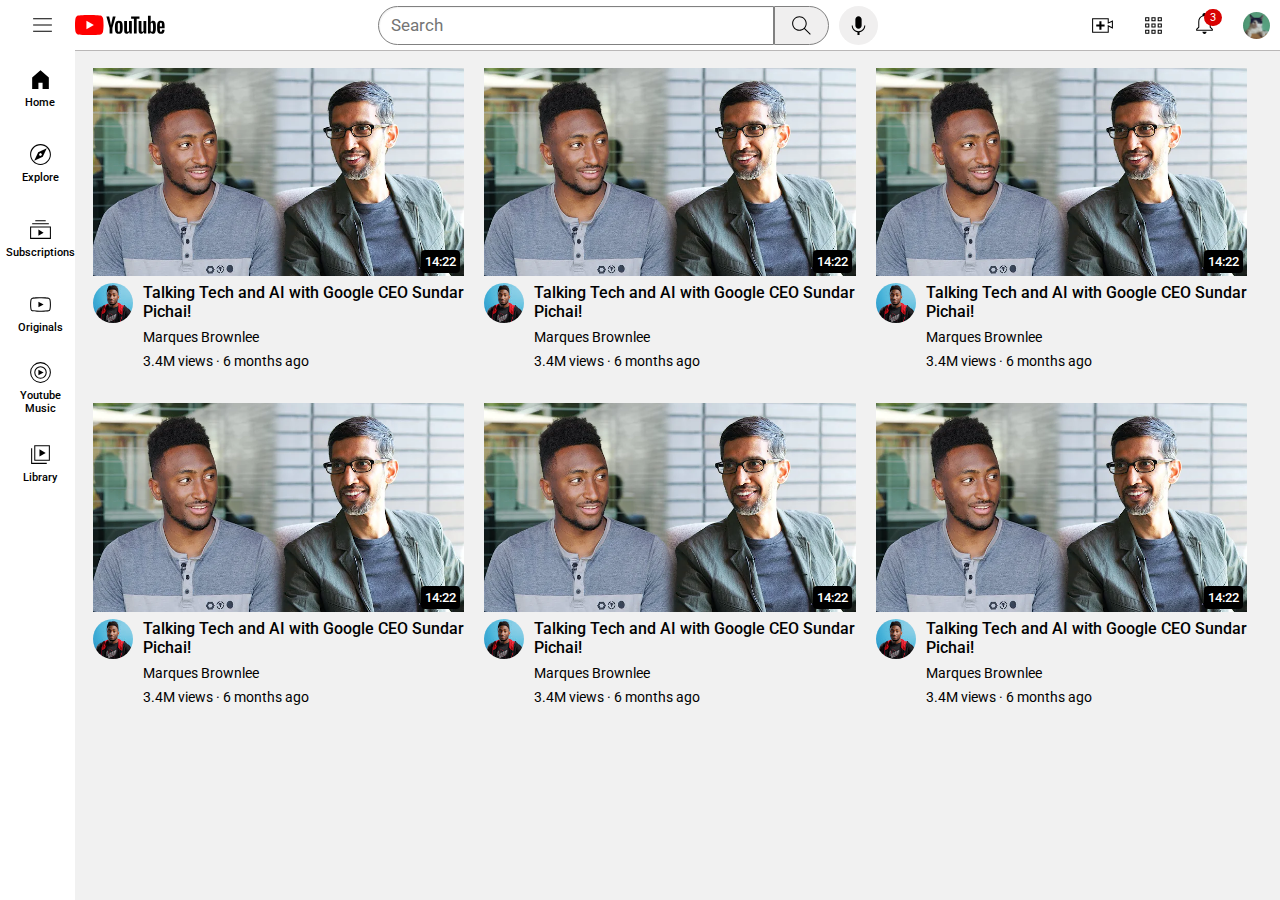
<file: yt clone/index.html>
<!DOCTYPE html>
<html lang="en">

<head>
    <meta charset="UTF-8">
    <meta name="viewport" content="width=device-width, initial-scale=1.0">
    <link rel="preconnect" href="https://fonts.googleapis.com">
    <link rel="preconnect" href="https://fonts.gstatic.com" crossorigin>
    <link href="https://fonts.googleapis.com/css2?family=Roboto:wght@400;500&display=swap" rel="stylesheet">

    <title>Document</title>

    <link rel="stylesheet" href="styles/general.css">
    <link rel="stylesheet" href="styles/header.css">
    <link rel="stylesheet" href="styles/videos.css">
    <link rel="stylesheet" href="styles/sidebar.css">

</head>


<body>
    <header class="header">


        <div class="left-section">
            <img src="icons/hamburger-menu.svg" alt="" class="hamburger-icon">
            <img src="icons/youtube-logo.svg" class="youtube-logo-icon" alt="">
        </div>


        <div class="middle-section">
            <input class="search-bar" type="text" placeholder="Search">
            <button class="search-button">
                <img src="icons/search.svg" alt="" class="search-icon">
                <div class="tooltip">Search</div>
            </button>
            <button class="voice-button">
                <img src="icons/voice-search-icon.svg" class="voice-icon">
                <div class="tooltip">search with your voice</div>
            </button>
        </div>


        <div class="right-section">
            <img src="icons/upload.svg" alt="" class="upload-icon">
            <img src="icons/youtube-apps.svg" alt="" class="ytapps-icon">
            <div class="notifications-icon-container">
                <img src="icons/notifications.svg" alt="" class="notifications-icon">
                <div class="notifications-count">3</div>
            </div>
            <img src="profile/my-channel.jpeg" alt="" class="self-picture">
        </div>
    </header>
    <nav class="sidebar">
        <div class="sidebar-icons-box">
            <img src="icons/home.svg" alt="">
            <div>Home</div>
        </div>
        <div class="sidebar-icons-box">
            <img src="icons/explore.svg" alt="">
            <div>Explore</div>
        </div>
        <div class="sidebar-icons-box">
            <img src="icons/subscriptions.svg" alt="">
            <div>Subscriptions</div>
        </div>
        <div class="sidebar-icons-box">
            <img src="icons/originals.svg" alt="">
            <div>Originals</div>
        </div>
        <div class="sidebar-icons-box">
            <img src="icons/youtube-music.svg" alt="">
            <div>Youtube Music</div>
        </div>
        <div class="sidebar-icons-box">
            <img src="icons/library.svg" alt="">
            <div>Library</div>
        </div>
    </nav>

    <div class="whole-grid">
        <a href="https://youtu.be/n2RNcPRtAiY?si=CzHNFs9Nl20RJFxC">
            <div class="video-preview">
                <div class="thumbnail-row">
                    <img src="thumbnails/thumbnail-1.webp" alt="" class="thumbnail">
                    <div class="time">14:22</div>
                </div>
                <div class="description-grid">

                    <div class="pfp-box">
                        <img class="profile-picture" src="profile/channel-1.jpeg" alt="">
                        <div class="channel-overview">
                            <div class="channel-overview-imgbox">
                                <img src="profile/channel-1.jpeg" alt="">
                            </div>
                            <div class="channel-overview-textbox">
                                <div class="textbox-name">Marques Brownlee</div>
                                <div class="textbox-subs">15.4M subscribers</div>
                            </div>

                        </div>
                    </div>
                    <div>
                        <p class="title">
                            Talking Tech and AI with Google CEO Sundar Pichai!
                        </p>

                        <p class="name">
                            Marques Brownlee
                        </p>
                        <p class="views">
                            3.4M views &#183; 6 months ago
                        </p>

                    </div>
                </div>
            </div>
        </a>

        <div class="video-preview">
            <div class="thumbnail-row">
                <img src="thumbnails/thumbnail-1.webp" alt="" class="thumbnail">
                <div class="time">14:22</div>
            </div>
            <div class="description-grid">

                <div>
                    <img class="profile-picture" src="profile/channel-1.jpeg" alt="">
                </div>
                <div>
                    <p class="title">
                        Talking Tech and AI with Google CEO Sundar Pichai!
                    </p>

                    <p class="name">
                        Marques Brownlee
                    </p>
                    <p class="views">
                        3.4M views &#183; 6 months ago
                    </p>

                </div>
            </div>
        </div>

        <div class="video-preview">
            <div class="thumbnail-row">
                <img src="thumbnails/thumbnail-1.webp" alt="" class="thumbnail">
                <div class="time">14:22</div>
            </div>
            <div class="description-grid">

                <div>
                    <img class="profile-picture" src="profile/channel-1.jpeg" alt="">
                </div>
                <div>
                    <p class="title">
                        Talking Tech and AI with Google CEO Sundar Pichai!
                    </p>

                    <p class="name">
                        Marques Brownlee
                    </p>
                    <p class="views">
                        3.4M views &#183; 6 months ago
                    </p>

                </div>
            </div>
        </div>

        <div class="video-preview">
            <div class="thumbnail-row">
                <img src="thumbnails/thumbnail-1.webp" alt="" class="thumbnail">
                <div class="time">14:22</div>
            </div>
            <div class="description-grid">

                <div>
                    <img class="profile-picture" src="profile/channel-1.jpeg" alt="">
                </div>
                <div>
                    <p class="title">
                        Talking Tech and AI with Google CEO Sundar Pichai!
                    </p>

                    <p class="name">
                        Marques Brownlee
                    </p>
                    <p class="views">
                        3.4M views &#183; 6 months ago
                    </p>

                </div>
            </div>
        </div>

        <div class="video-preview">
            <div class="thumbnail-row">
                <img src="thumbnails/thumbnail-1.webp" alt="" class="thumbnail">
                <div class="time">14:22</div>
            </div>
            <div class="description-grid">

                <div>
                    <img class="profile-picture" src="profile/channel-1.jpeg" alt="">
                </div>
                <div>
                    <p class="title">
                        Talking Tech and AI with Google CEO Sundar Pichai!
                    </p>

                    <p class="name">
                        Marques Brownlee
                    </p>
                    <p class="views">
                        3.4M views &#183; 6 months ago
                    </p>

                </div>
            </div>
        </div>

        <div class="video-preview">
            <div class="thumbnail-row">
                <img src="thumbnails/thumbnail-1.webp" alt="" class="thumbnail">
                <div class="time">14:22</div>
            </div>
            <div class="description-grid">

                <div>
                    <img class="profile-picture" src="profile/channel-1.jpeg" alt="">
                </div>
                <div>
                    <p class="title">
                        Talking Tech and AI with Google CEO Sundar Pichai!
                    </p>

                    <p class="name">
                        Marques Brownlee
                    </p>
                    <p class="views">
                        3.4M views &#183; 6 months ago
                    </p>

                </div>
            </div>
        </div>
    </div>






</body>

</html>
</file>
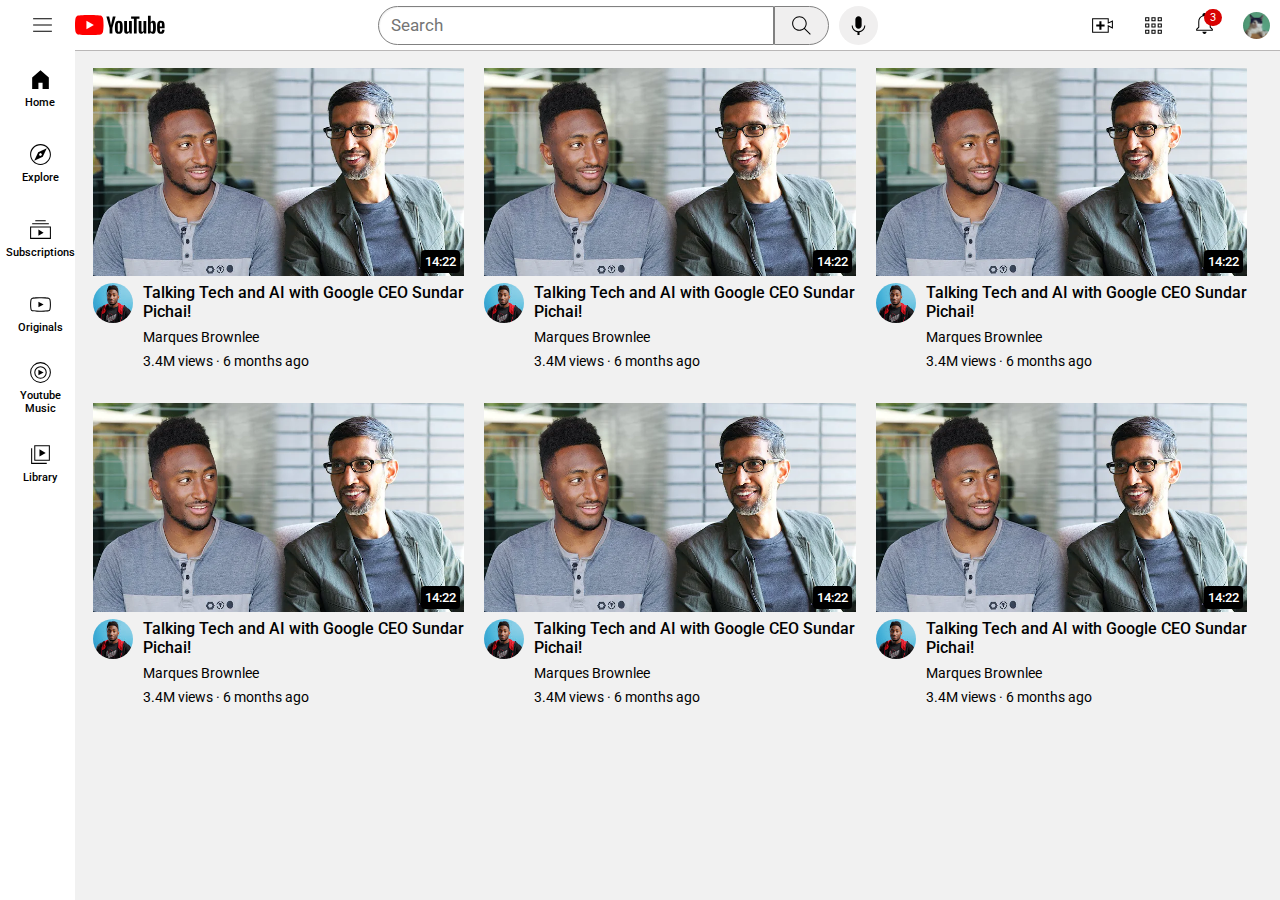
<file: yt clone/youtube.html>
<!DOCTYPE html>
<html lang="en">

<head>
    <meta charset="UTF-8">
    <meta name="viewport" content="width=device-width, initial-scale=1.0">
    <link rel="preconnect" href="https://fonts.googleapis.com">
    <link rel="preconnect" href="https://fonts.gstatic.com" crossorigin>
    <link href="https://fonts.googleapis.com/css2?family=Roboto:wght@400;500&display=swap" rel="stylesheet">

    <title>Document</title>

    <link rel="stylesheet" href="styles/general.css">
    <link rel="stylesheet" href="styles/header.css">
    <link rel="stylesheet" href="styles/videos.css">
    <link rel="stylesheet" href="styles/sidebar.css">

</head>


<body>
    <header class="header">


        <div class="left-section">
            <img src="icons/hamburger-menu.svg" alt="" class="hamburger-icon">
            <img src="icons/youtube-logo.svg" class="youtube-logo-icon" alt="">
        </div>


        <div class="middle-section">
            <input class="search-bar" type="text" placeholder="Search">
            <button class="search-button">
                <img src="icons/search.svg" alt="" class="search-icon">
                <div class="tooltip">Search</div>
            </button>
            <button class="voice-button">
                <img src="icons/voice-search-icon.svg" class="voice-icon">
                <div class="tooltip">search with your voice</div>
            </button>
        </div>


        <div class="right-section">
            <img src="icons/upload.svg" alt="" class="upload-icon">
            <img src="icons/youtube-apps.svg" alt="" class="ytapps-icon">
            <div class="notifications-icon-container">
                <img src="icons/notifications.svg" alt="" class="notifications-icon">
                <div class="notifications-count">3</div>
            </div>
            <img src="profile/my-channel.jpeg" alt="" class="self-picture">
        </div>
    </header>
    <nav class="sidebar">
        <div class="sidebar-icons-box">
            <img src="icons/home.svg" alt="">
            <div>Home</div>
        </div>
        <div class="sidebar-icons-box">
            <img src="icons/explore.svg" alt="">
            <div>Explore</div>
        </div>
        <div class="sidebar-icons-box">
            <img src="icons/subscriptions.svg" alt="">
            <div>Subscriptions</div>
        </div>
        <div class="sidebar-icons-box">
            <img src="icons/originals.svg" alt="">
            <div>Originals</div>
        </div>
        <div class="sidebar-icons-box">
            <img src="icons/youtube-music.svg" alt="">
            <div>Youtube Music</div>
        </div>
        <div class="sidebar-icons-box">
            <img src="icons/library.svg" alt="">
            <div>Library</div>
        </div>
    </nav>

    <div class="whole-grid">
        <a href="https://youtu.be/n2RNcPRtAiY?si=CzHNFs9Nl20RJFxC">
            <div class="video-preview">
                <div class="thumbnail-row">
                    <img src="thumbnails/thumbnail-1.webp" alt="" class="thumbnail">
                    <div class="time">14:22</div>
                </div>
                <div class="description-grid">

                    <div class="pfp-box">
                        <img class="profile-picture" src="profile/channel-1.jpeg" alt="">
                        <div class="channel-overview">
                            <div class="channel-overview-imgbox">
                                <img src="profile/channel-1.jpeg" alt="">
                            </div>
                            <div class="channel-overview-textbox">
                                <div class="textbox-name">Marques Brownlee</div>
                                <div class="textbox-subs">15.4M subscribers</div>
                            </div>

                        </div>
                    </div>
                    <div>
                        <p class="title">
                            Talking Tech and AI with Google CEO Sundar Pichai!
                        </p>

                        <p class="name">
                            Marques Brownlee
                        </p>
                        <p class="views">
                            3.4M views &#183; 6 months ago
                        </p>

                    </div>
                </div>
            </div>
        </a>

        <div class="video-preview">
            <div class="thumbnail-row">
                <img src="thumbnails/thumbnail-1.webp" alt="" class="thumbnail">
                <div class="time">14:22</div>
            </div>
            <div class="description-grid">

                <div>
                    <img class="profile-picture" src="profile/channel-1.jpeg" alt="">
                </div>
                <div>
                    <p class="title">
                        Talking Tech and AI with Google CEO Sundar Pichai!
                    </p>

                    <p class="name">
                        Marques Brownlee
                    </p>
                    <p class="views">
                        3.4M views &#183; 6 months ago
                    </p>

                </div>
            </div>
        </div>

        <div class="video-preview">
            <div class="thumbnail-row">
                <img src="thumbnails/thumbnail-1.webp" alt="" class="thumbnail">
                <div class="time">14:22</div>
            </div>
            <div class="description-grid">

                <div>
                    <img class="profile-picture" src="profile/channel-1.jpeg" alt="">
                </div>
                <div>
                    <p class="title">
                        Talking Tech and AI with Google CEO Sundar Pichai!
                    </p>

                    <p class="name">
                        Marques Brownlee
                    </p>
                    <p class="views">
                        3.4M views &#183; 6 months ago
                    </p>

                </div>
            </div>
        </div>

        <div class="video-preview">
            <div class="thumbnail-row">
                <img src="thumbnails/thumbnail-1.webp" alt="" class="thumbnail">
                <div class="time">14:22</div>
            </div>
            <div class="description-grid">

                <div>
                    <img class="profile-picture" src="profile/channel-1.jpeg" alt="">
                </div>
                <div>
                    <p class="title">
                        Talking Tech and AI with Google CEO Sundar Pichai!
                    </p>

                    <p class="name">
                        Marques Brownlee
                    </p>
                    <p class="views">
                        3.4M views &#183; 6 months ago
                    </p>

                </div>
            </div>
        </div>

        <div class="video-preview">
            <div class="thumbnail-row">
                <img src="thumbnails/thumbnail-1.webp" alt="" class="thumbnail">
                <div class="time">14:22</div>
            </div>
            <div class="description-grid">

                <div>
                    <img class="profile-picture" src="profile/channel-1.jpeg" alt="">
                </div>
                <div>
                    <p class="title">
                        Talking Tech and AI with Google CEO Sundar Pichai!
                    </p>

                    <p class="name">
                        Marques Brownlee
                    </p>
                    <p class="views">
                        3.4M views &#183; 6 months ago
                    </p>

                </div>
            </div>
        </div>

        <div class="video-preview">
            <div class="thumbnail-row">
                <img src="thumbnails/thumbnail-1.webp" alt="" class="thumbnail">
                <div class="time">14:22</div>
            </div>
            <div class="description-grid">

                <div>
                    <img class="profile-picture" src="profile/channel-1.jpeg" alt="">
                </div>
                <div>
                    <p class="title">
                        Talking Tech and AI with Google CEO Sundar Pichai!
                    </p>

                    <p class="name">
                        Marques Brownlee
                    </p>
                    <p class="views">
                        3.4M views &#183; 6 months ago
                    </p>

                </div>
            </div>
        </div>
    </div>






</body>

</html>
</file>
<file: yt clone/styles/general.css>
p{
    font-family: Roboto, arial;
    
}
body{
    padding-left: 85px;
    padding-top: 60px;
    padding-right: 25px;
    
    background-color: rgb(241, 241, 241);
}
a{
    text-decoration: none;
    color: inherit;
    cursor: default;
}
</file>
<file: yt clone/styles/header.css>
.header {
    display: flex;
    flex-direction: row;
    justify-content: space-between;
    height: 50px;
    position: fixed;
    background-color: white;
    left: 0px;
    right: 0px;
    top: 0px;
    z-index: 100;
    border-bottom: solid 1px rgba(156, 153, 153, 0.705);


}

.left-section {

    display: flex;
    align-items: center;
    /* width: 180px; */


}

.hamburger-icon {
    height: 25px;
    margin-left: 30px;
    margin-right: 20px;
}

.youtube-logo-icon {
    height: 20px;

}

.middle-section {
    flex: 1;
    max-width: 500px;
    align-items: center;
    display: flex;


}

.search-bar {

    height: 35px;
    flex: 1;
    font-family: roboto, arial;
    font-size: 17px;
    padding-left: 12px;
    border: solid 1px;
    border-color: gray;
    box-shadow: inset 1px 1px 1px rgb(0, 0, 0, 0.05);
    width: 0;
border-top-left-radius: 35px;
border-bottom-left-radius: 35px;

}


.search-button {

    width: 55px;
    height: 39px;
    padding-left: -1px;
    border: 1px solid gray;
    background-color: rgb(240, 239, 239);

    border-top-right-radius: 35px;
    border-bottom-right-radius: 35px;}

.search-icon {
    
    height: 25px;

}

.voice-button {
    height: 39px;
    width: 39px;
    margin-left: 10px;
    background-color: rgb(240, 239, 239);
    border: none;
    border-radius: 50px;
    padding-right: 5px;
    padding-left: 5px;



}

.voice-icon {
    height: 25px;

}

.right-section {
    display: flex;
    align-items: center;
    width: 180px;
    justify-content: space-between;
    margin-right: 10px;
    flex-shrink: 0;

}

.upload-icon {
    height: 25px;

}

.ytapps-icon {
    height: 25px;
}

.notifications-icon-container {
    position: relative;
}

.notifications-icon {
    height: 25px;

}

.notifications-count {
    position: absolute;
    background-color: rgb(216, 2, 2);
    color: white;
    border-radius: 50px;
    top: -2px;
    right: -5px;
    font-family: roboto, arial;
    font-size: 11px;
    padding: 2px 6px 2px 6px;
}

.self-picture {
    height: 27px;
    width: 27px;
    border-radius: 60px;
    object-fit: cover;
    object-position: center;
}


.search-button,.voice-button{
    position: relative;
    display: flex;
    justify-content: center;
    align-items: center;

}

.search-button .tooltip, .voice-button .tooltip {
    background-color: rgb(53, 51, 51);
    color: white;
    padding: 3px 5px 3px 5px;
    font-size: 11px;
    position: absolute;
    border-radius: 2px;
    bottom: -25px;
    opacity: 0;
    transition: opacity 0.5s;
    pointer-events: none;
    white-space: nowrap;
}

.search-button:hover .tooltip, .voice-button:hover .tooltip {

    opacity: 1;
}
</file>
<file: yt clone/styles/videos.css>
.whole-grid {
    row-gap: 20px;
    column-gap: 20px;
    display: grid;
    grid-template-columns: 1fr 1fr 1fr;

}

@media (max-width:700px) {
    .whole-grid {
        grid-template-columns: 1fr 1fr;
    }
}

.video-preview {
    /* display: inline-block; */
    min-width: 200px;
    /* margin-left: 10px;
    margin-right: 10px;
    margin-top: 10px;
    margin-bottom: 10px;  */


}

.thumbnail-row {
    position: relative;


}

.thumbnail {
    width: 100%;
    margin-bottom: 3px;
}

.time {
    position: absolute;
    font-size: 13px;
    font-weight: 500;
    font-family: roboto, arial;
    background-color: black;
    color: white;
    padding: 4px;
    border-radius: 4px;
    bottom: 10px;
    right: 4px;
}

.description-grid {
    display: grid;
    grid-template-columns: 40px 1fr;

    /* min-width: 250px; */
}

.profile-picture {
    /* display: inline-block; */
    width: 40px;
    /* height: 40px; */
    border-radius: 50px;
    vertical-align: top;


}

.pfp-box {
    position: relative;
}

.pfp-box .channel-overview {
    background-color: white;
    position: absolute;
    display: flex;
    border-radius: 3px;
    bottom: -20px;
    display: flex;
    width: 250px;
    padding: 10px;
    z-index: 10;
    opacity: 0;
    transition: opacity 0.5s;
    pointer-events: none;
}

.pfp-box:hover .channel-overview {
    opacity: 1;
}

.channel-overview-imgbox {
    margin-right: 6px;
    /* padding: 5px; */
}

.channel-overview-imgbox img {
    height: 50px;
    width: 50px;
    border-radius: 50px;

}

.channel-overview-textbox {
    display: grid;
    grid-template-rows: 1fr 1fr;
    padding-top: 5px;
}

.textbox-name {
    font-weight: 600;
    font-family: roboto, arial;
    font-size: 16px;
    margin-bottom: 6px;

}

.textbox-subs {
    color: gray;
    font-size: 14px;
    font-family: roboto, arial;

}

.title,
.name,
.views {
    margin-left: 10px;
}

.title {

    margin-top: 0px;
    margin-bottom: 8px;
    font-size: 16px;
    font-weight: 500;
}

.name {
    margin-top: 0px;
    font-size: 14px;
    margin-bottom: 8px;
}

.views {
    margin-top: 0px;
    font-size: 14px;
}
</file>
<file: yt clone/styles/sidebar.css>
.sidebar {

    position: fixed;
    top: 50px;
    bottom: 0px;
    width: 75px;
    left: 0px;
    justify-content: center;
    align-items: center;
    z-index: 200;
    background-color: white;

}

.sidebar-icons-box {
    height: 75px;
    display: flex;
    flex-direction: column;
    justify-content: center;
    align-items: center;
    text-align: center;
    margin-left: 5px;
    transition: background-color 0.5s;

}

.sidebar-icons-box img {
    margin-bottom: 4px;
    height: 25px
}

.sidebar-icons-box div {
    font-size: 11px;
    font-family: roboto, arial;
font-weight: 500;
}
.sidebar-icons-box:hover{
    background-color: rgb(226, 223, 223);
}
</file>
